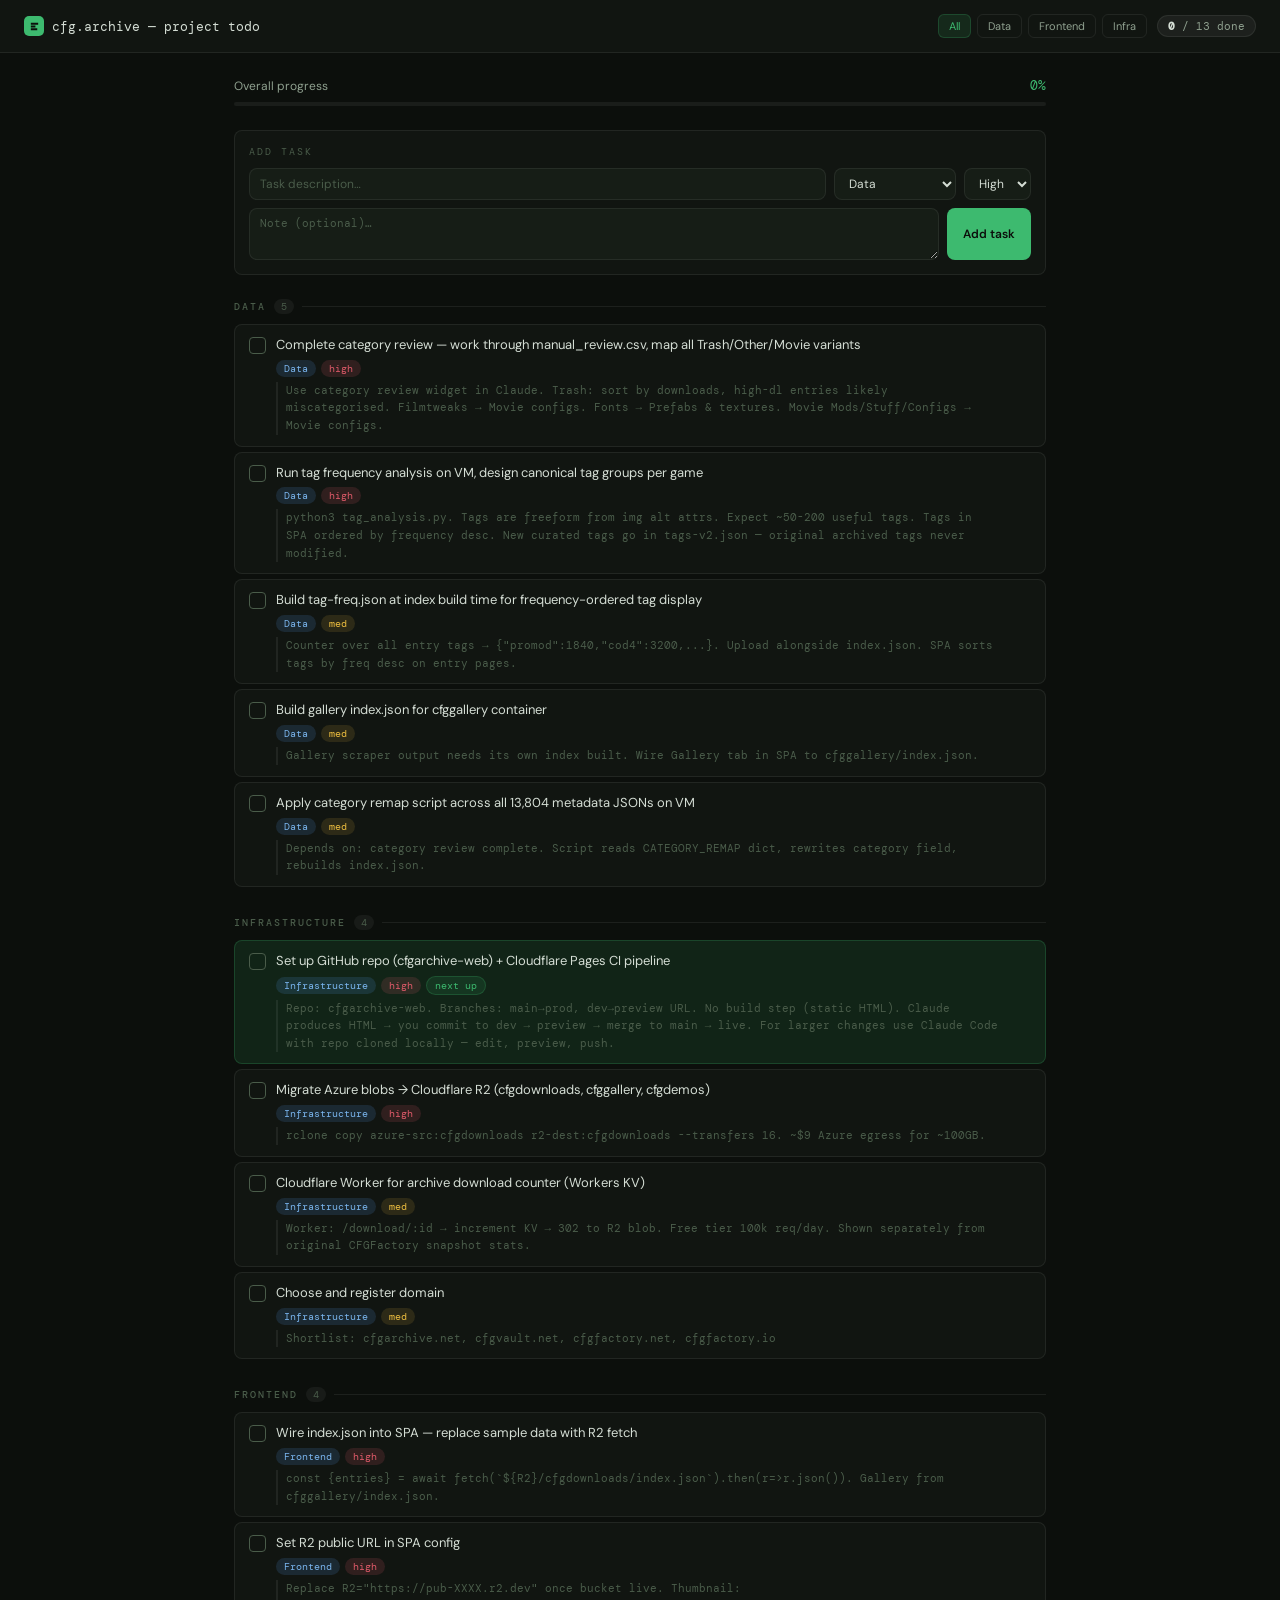
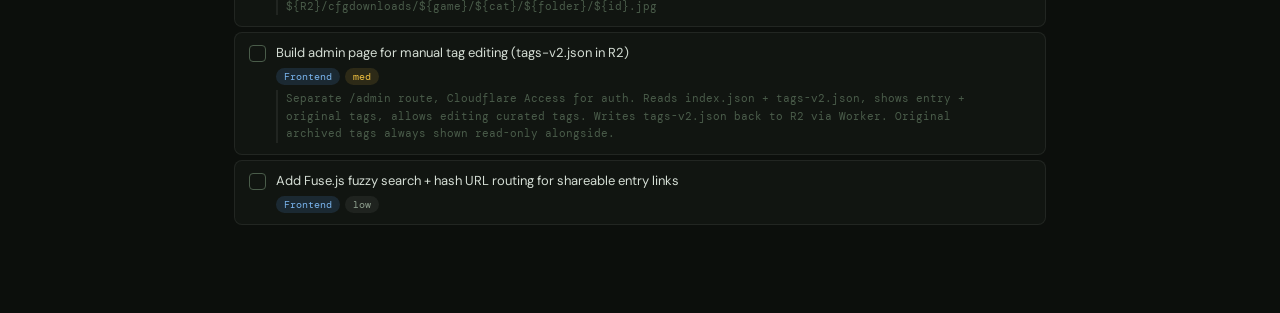
<file: cfgarchive-todo.html>
<!DOCTYPE html>
<html lang="en">
<head>
<meta charset="UTF-8">
<meta name="viewport" content="width=device-width, initial-scale=1.0">
<title>CFGArchive — Project Todo</title>
<link href="https://fonts.googleapis.com/css2?family=DM+Sans:wght@400;500;600&family=DM+Mono:wght@400;500&display=swap" rel="stylesheet">
<style>
*{box-sizing:border-box;margin:0;padding:0}
:root{
  --bg:#0c0f0c;--bg2:#111511;--bg3:#161d16;
  --text:#d4ddd4;--text2:#8fa08f;--muted:#4a5c4a;
  --accent:#3dba6f;--accent-glow:rgba(61,186,111,.12);--accent-border:rgba(61,186,111,.22);
  --danger:#e05b6a;--warn:#f0c040;
  --border:rgba(255,255,255,.07);--r:8px;
}
html,body{min-height:100%;background:var(--bg);color:var(--text);font-family:'DM Sans',sans-serif;font-size:14px}
body{padding:0;margin:0}

/* ── TOPBAR ── */
.topbar{
  background:var(--bg2);border-bottom:1px solid var(--border);
  padding:14px 24px;display:flex;align-items:center;gap:12px;
  position:sticky;top:0;z-index:10;
}
.logo{font-family:'DM Mono',monospace;font-size:13px;color:var(--text);display:flex;align-items:center;gap:8px}
.logo-mark{width:20px;height:20px;border-radius:5px;background:var(--accent);display:flex;align-items:center;justify-content:center;flex-shrink:0}
.logo-mark svg{width:11px;height:11px;fill:var(--bg)}
.topbar-right{margin-left:auto;display:flex;align-items:center;gap:10px}
.tpill{font-size:11px;padding:3px 10px;border-radius:20px;background:rgba(255,255,255,.05);color:var(--text2);border:1px solid var(--border);font-family:'DM Mono',monospace}
.tpill strong{color:var(--text)}
.filter-row{display:flex;gap:6px}
.fchip{font-size:11px;padding:4px 10px;border-radius:6px;border:1px solid var(--border);color:var(--text2);cursor:pointer;transition:all .12s;background:transparent}
.fchip:hover,.fchip.on{border-color:var(--accent-border);color:var(--accent);background:var(--accent-glow)}

/* ── LAYOUT ── */
.page{max-width:860px;margin:0 auto;padding:24px 24px 60px}

/* ── PROGRESS BAR ── */
.progress-wrap{margin-bottom:24px}
.progress-meta{display:flex;justify-content:space-between;align-items:baseline;margin-bottom:8px}
.progress-label{font-size:12px;color:var(--text2)}
.progress-pct{font-size:13px;font-family:'DM Mono',monospace;color:var(--accent)}
.progress-track{height:4px;background:rgba(255,255,255,.06);border-radius:2px;overflow:hidden}
.progress-fill{height:100%;background:var(--accent);border-radius:2px;transition:width .4s}

/* ── SECTION ── */
.section{margin-bottom:28px}
.section-head{display:flex;align-items:center;gap:8px;margin-bottom:10px}
.section-title{font-size:10px;font-weight:500;color:var(--muted);text-transform:uppercase;letter-spacing:2px;font-family:'DM Mono',monospace}
.section-count{font-size:10px;color:var(--muted);font-family:'DM Mono',monospace;background:rgba(255,255,255,.05);padding:1px 7px;border-radius:10px}
.section-line{flex:1;height:1px;background:var(--border)}

/* ── ITEM ── */
.item{
  display:flex;align-items:flex-start;gap:10px;
  padding:11px 14px;background:var(--bg2);
  border:1px solid var(--border);border-radius:var(--r);
  margin-bottom:5px;transition:border-color .15s;
}
.item:hover{border-color:rgba(255,255,255,.12)}
.item.done{opacity:.4}
.item.done .item-text{text-decoration:line-through;color:var(--text2)}
.item.next{border-color:var(--accent-border);background:var(--accent-glow)}
.check{
  width:17px;height:17px;border-radius:4px;
  border:1.5px solid var(--muted);flex-shrink:0;margin-top:1px;
  cursor:pointer;display:flex;align-items:center;justify-content:center;
  transition:all .15s;background:transparent;
}
.check.checked{background:var(--accent);border-color:var(--accent)}
.check.checked::after{content:'';width:4px;height:8px;border:2px solid var(--bg);border-top:none;border-left:none;transform:rotate(45deg);margin-top:-2px}
.item-body{flex:1;min-width:0}
.item-text{font-size:13px;line-height:1.45;margin-bottom:5px}
.item-meta{display:flex;gap:5px;align-items:center;flex-wrap:wrap}
.badge{font-size:10px;padding:2px 8px;border-radius:20px;font-family:'DM Mono',monospace;white-space:nowrap}
.b-area{background:rgba(91,157,238,.15);color:#7ab5ee}
.b-high{background:rgba(224,91,106,.15);color:#e05b6a}
.b-med{background:rgba(240,192,64,.12);color:#f0c040}
.b-low{background:rgba(255,255,255,.06);color:var(--text2)}
.b-next{background:var(--accent-glow);color:var(--accent);border:1px solid var(--accent-border)}
.b-blocked{background:rgba(224,91,106,.08);color:#e05b6a;border:1px solid rgba(224,91,106,.2)}
.item-note{font-size:11px;color:var(--muted);margin-top:5px;line-height:1.6;font-family:'DM Mono',monospace;border-left:2px solid var(--border);padding-left:8px}
.item-actions{display:flex;flex-direction:column;gap:4px;flex-shrink:0}
.icon-btn{width:22px;height:22px;border-radius:5px;border:none;background:transparent;color:var(--muted);cursor:pointer;display:flex;align-items:center;justify-content:center;font-size:13px;transition:all .15s;opacity:0}
.item:hover .icon-btn{opacity:1}
.icon-btn:hover{background:rgba(255,255,255,.07);color:var(--text)}
.del-btn:hover{background:rgba(224,91,106,.15);color:var(--danger)}

/* ── ADD FORM ── */
.add-section{
  background:var(--bg2);border:1px solid var(--border);border-radius:var(--r);
  padding:14px;margin-bottom:24px;
}
.add-title{font-size:10px;color:var(--muted);text-transform:uppercase;letter-spacing:2px;font-family:'DM Mono',monospace;margin-bottom:10px}
.add-row{display:flex;gap:8px;flex-wrap:wrap}
.add-row input,.add-row select{
  font-family:'DM Sans',sans-serif;font-size:12px;
  background:var(--bg3);border:1px solid var(--border);color:var(--text);
  padding:6px 10px;border-radius:var(--r);outline:none;transition:border-color .15s;
}
.add-row input{flex:1;min-width:200px}
.add-row input:focus,.add-row select:focus{border-color:var(--accent-border)}
.add-row input::placeholder{color:var(--muted)}
.add-row-2{display:flex;gap:8px;margin-top:8px;flex-wrap:wrap}
.add-row-2 textarea{
  flex:1;font-family:'DM Mono',monospace;font-size:11px;
  background:var(--bg3);border:1px solid var(--border);color:var(--text2);
  padding:7px 10px;border-radius:var(--r);outline:none;resize:vertical;
  min-height:52px;transition:border-color .15s;
}
.add-row-2 textarea:focus{border-color:var(--accent-border)}
.add-row-2 textarea::placeholder{color:var(--muted)}
.add-btn{
  background:var(--accent);color:var(--bg);border:none;
  padding:7px 16px;border-radius:var(--r);font-size:12px;font-weight:600;
  cursor:pointer;font-family:'DM Sans',sans-serif;transition:opacity .15s;white-space:nowrap;
}
.add-btn:hover{opacity:.88}

/* ── EMPTY ── */
.empty{text-align:center;padding:32px;color:var(--muted);font-size:13px}
</style>
</head>
<body>

<div class="topbar">
  <div class="logo">
    <span class="logo-mark"><svg viewBox="0 0 12 12"><path d="M2 2h8v2H2zM2 5h5v2H2zM2 8h7v2H2z"/></svg></span>
    cfg.archive — project todo
  </div>
  <div class="topbar-right">
    <div class="filter-row">
      <span class="fchip on" data-f="" onclick="setFilter(this,'')">All</span>
      <span class="fchip" data-f="Data" onclick="setFilter(this,'Data')">Data</span>
      <span class="fchip" data-f="Frontend" onclick="setFilter(this,'Frontend')">Frontend</span>
      <span class="fchip" data-f="Infrastructure" onclick="setFilter(this,'Infrastructure')">Infra</span>
    </div>
    <span class="tpill" id="tpill-done">— done</span>
  </div>
</div>

<div class="page">

  <div class="progress-wrap">
    <div class="progress-meta">
      <span class="progress-label">Overall progress</span>
      <span class="progress-pct" id="pct">0%</span>
    </div>
    <div class="progress-track"><div class="progress-fill" id="pfill" style="width:0%"></div></div>
  </div>

  <div class="add-section">
    <div class="add-title">Add task</div>
    <div class="add-row">
      <input type="text" id="new-text" placeholder="Task description…">
      <select id="new-area">
        <option value="Data">Data</option>
        <option value="Frontend">Frontend</option>
        <option value="Infrastructure">Infrastructure</option>
        <option value="Content">Content</option>
      </select>
      <select id="new-pri">
        <option value="high">High</option>
        <option value="med">Med</option>
        <option value="low">Low</option>
      </select>
    </div>
    <div class="add-row-2">
      <textarea id="new-note" placeholder="Note (optional)…"></textarea>
      <button class="add-btn" onclick="addItem()">Add task</button>
    </div>
  </div>

  <div id="lists"></div>

</div>

<script>
const SK = 'cfgarchive-todo-v3';

const DEFAULTS = [
  {id:1,text:'Complete category review — work through manual_review.csv, map all Trash/Other/Movie variants',area:'Data',pri:'high',done:false,note:'Use category review widget in Claude. Trash: sort by downloads, high-dl entries likely miscategorised. Filmtweaks → Movie configs. Fonts → Prefabs & textures. Movie Mods/Stuff/Configs → Movie configs.'},
  {id:2,text:'Run tag frequency analysis on VM, design canonical tag groups per game',area:'Data',pri:'high',done:false,note:'python3 tag_analysis.py. Tags are freeform from img alt attrs. Expect ~50-200 useful tags. Tags in SPA ordered by frequency desc. New curated tags go in tags-v2.json — original archived tags never modified.'},
  {id:3,text:'Set up GitHub repo (cfgarchive-web) + Cloudflare Pages CI pipeline',area:'Infrastructure',pri:'high',done:false,next:true,note:'Repo: cfgarchive-web. Branches: main→prod, dev→preview URL. No build step (static HTML). Claude produces HTML → you commit to dev → preview → merge to main → live. For larger changes use Claude Code with repo cloned locally — edit, preview, push.'},
  {id:4,text:'Migrate Azure blobs → Cloudflare R2 (cfgdownloads, cfggallery, cfgdemos)',area:'Infrastructure',pri:'high',done:false,note:'rclone copy azure-src:cfgdownloads r2-dest:cfgdownloads --transfers 16. ~$9 Azure egress for ~100GB.'},
  {id:5,text:'Wire index.json into SPA — replace sample data with R2 fetch',area:'Frontend',pri:'high',done:false,note:'const {entries} = await fetch(`${R2}/cfgdownloads/index.json`).then(r=>r.json()). Gallery from cfggallery/index.json.'},
  {id:6,text:'Set R2 public URL in SPA config',area:'Frontend',pri:'high',done:false,note:'Replace R2="https://pub-XXXX.r2.dev" once bucket live. Thumbnail: ${R2}/cfgdownloads/${game}/${cat}/${folder}/${id}.jpg'},
  {id:7,text:'Build admin page for manual tag editing (tags-v2.json in R2)',area:'Frontend',pri:'med',done:false,note:'Separate /admin route, Cloudflare Access for auth. Reads index.json + tags-v2.json, shows entry + original tags, allows editing curated tags. Writes tags-v2.json back to R2 via Worker. Original archived tags always shown read-only alongside.'},
  {id:8,text:'Build tag-freq.json at index build time for frequency-ordered tag display',area:'Data',pri:'med',done:false,note:'Counter over all entry tags → {"promod":1840,"cod4":3200,...}. Upload alongside index.json. SPA sorts tags by freq desc on entry pages.'},
  {id:9,text:'Cloudflare Worker for archive download counter (Workers KV)',area:'Infrastructure',pri:'med',done:false,note:'Worker: /download/:id → increment KV → 302 to R2 blob. Free tier 100k req/day. Shown separately from original CFGFactory snapshot stats.'},
  {id:10,text:'Build gallery index.json for cfggallery container',area:'Data',pri:'med',done:false,note:'Gallery scraper output needs its own index built. Wire Gallery tab in SPA to cfggallery/index.json.'},
  {id:11,text:'Choose and register domain',area:'Infrastructure',pri:'med',done:false,note:'Shortlist: cfgarchive.net, cfgvault.net, cfgfactory.net, cfgfactory.io'},
  {id:12,text:'Apply category remap script across all 13,804 metadata JSONs on VM',area:'Data',pri:'med',done:false,note:'Depends on: category review complete. Script reads CATEGORY_REMAP dict, rewrites category field, rebuilds index.json.'},
  {id:13,text:'Add Fuse.js fuzzy search + hash URL routing for shareable entry links',area:'Frontend',pri:'low',done:false},
];

let items = [];
let nextId = 200;
let curFilter = '';

async function load() {
  try {
    const r = await window.storage.get(SK);
    items = r ? JSON.parse(r.value) : JSON.parse(JSON.stringify(DEFAULTS));
  } catch {
    items = JSON.parse(JSON.stringify(DEFAULTS));
  }
  nextId = Math.max(...items.map(i => i.id), 199) + 1;
}

async function save() {
  try { await window.storage.set(SK, JSON.stringify(items)); } catch {}
}

function setFilter(el, f) {
  curFilter = f;
  document.querySelectorAll('.fchip').forEach(c => c.classList.toggle('on', c.dataset.f === f));
  render();
}

function render() {
  const pending = items.filter(i => !i.done && (!curFilter || i.area === curFilter));
  const done = items.filter(i => i.done && (!curFilter || i.area === curFilter));
  const total = items.length;
  const doneCount = items.filter(i => i.done).length;
  const pct = total ? Math.round(doneCount / total * 100) : 0;

  document.getElementById('pfill').style.width = pct + '%';
  document.getElementById('pct').textContent = pct + '%';
  document.getElementById('tpill-done').innerHTML = `<strong>${doneCount}</strong> / ${total} done`;

  const areas = [...new Set(pending.map(i => i.area))];
  let html = '';

  areas.forEach(area => {
    const ai = pending.filter(i => i.area === area);
    if (!ai.length) return;
    html += `<div class="section">
      <div class="section-head">
        <span class="section-title">${area}</span>
        <span class="section-count">${ai.length}</span>
        <span class="section-line"></span>
      </div>`;
    ai.forEach(item => { html += mkItem(item); });
    html += '</div>';
  });

  if (done.length) {
    html += `<div class="section">
      <div class="section-head">
        <span class="section-title" style="color:var(--muted);opacity:.6">Completed</span>
        <span class="section-count">${done.length}</span>
        <span class="section-line"></span>
      </div>`;
    done.forEach(item => { html += mkItem(item); });
    html += '</div>';
  }

  if (!html) html = '<div class="empty">No tasks match this filter</div>';
  document.getElementById('lists').innerHTML = html;
}

function mkItem(item) {
  const pc = item.pri === 'high' ? 'b-high' : item.pri === 'med' ? 'b-med' : 'b-low';
  const isNext = item.next && !item.done;
  return `<div class="item${item.done ? ' done' : ''}${isNext ? ' next' : ''}" id="item-${item.id}">
    <div class="check${item.done ? ' checked' : ''}" onclick="toggle(${item.id})"></div>
    <div class="item-body">
      <div class="item-text">${item.text}</div>
      <div class="item-meta">
        <span class="badge b-area">${item.area}</span>
        <span class="badge ${pc}">${item.pri}</span>
        ${isNext ? '<span class="badge b-next">next up</span>' : ''}
        ${item.blocked ? '<span class="badge b-blocked">blocked</span>' : ''}
      </div>
      ${item.note ? `<div class="item-note">${item.note}</div>` : ''}
    </div>
    <div class="item-actions">
      <button class="icon-btn del-btn" onclick="del(${item.id})" title="Remove">×</button>
    </div>
  </div>`;
}

async function toggle(id) {
  items = items.map(i => i.id === id ? {...i, done: !i.done} : i);
  await save(); render();
}

async function del(id) {
  if (!confirm('Remove this task?')) return;
  items = items.filter(i => i.id !== id);
  await save(); render();
}

async function addItem() {
  const text = document.getElementById('new-text').value.trim();
  if (!text) return;
  items.push({
    id: nextId++,
    text,
    area: document.getElementById('new-area').value,
    pri: document.getElementById('new-pri').value,
    note: document.getElementById('new-note').value.trim(),
    done: false,
  });
  await save();
  document.getElementById('new-text').value = '';
  document.getElementById('new-note').value = '';
  render();
}

document.addEventListener('keydown', e => {
  if (e.key === 'Enter' && document.activeElement.id === 'new-text') addItem();
});

load().then(render);
</script>
</body>
</html>
</file>
